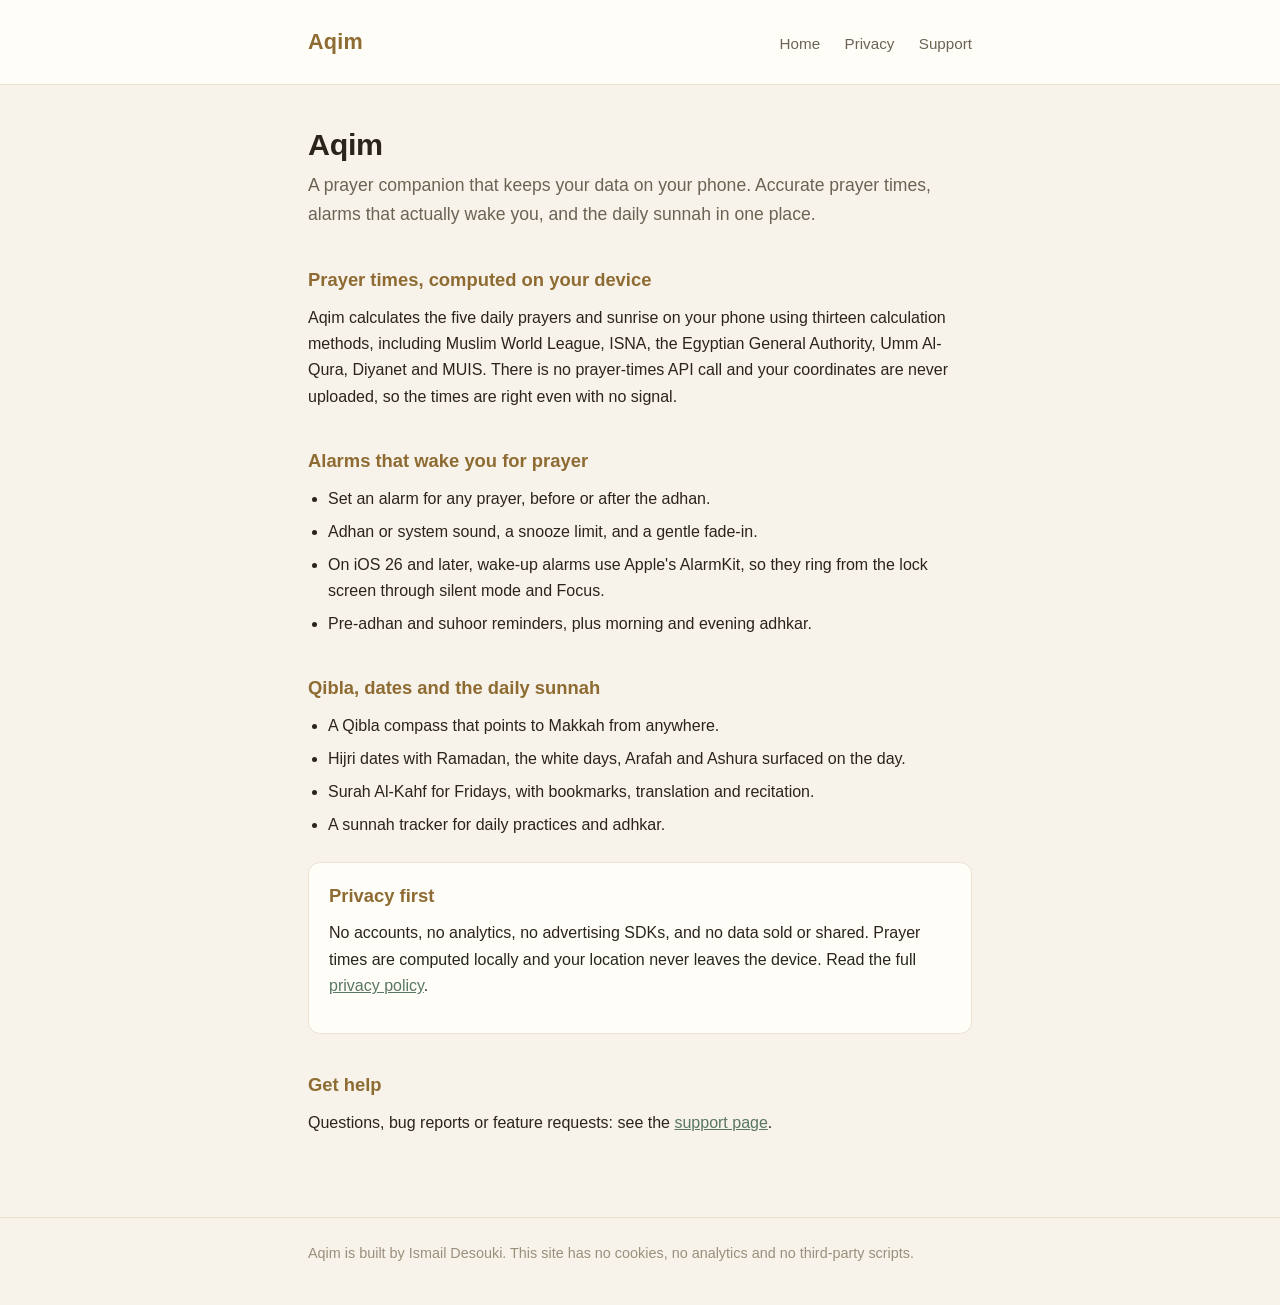
<file: index.html>
<!doctype html>
<html lang="en">
<head>
<meta charset="utf-8">
<meta name="viewport" content="width=device-width, initial-scale=1, viewport-fit=cover">
<title>Aqim, an Islamic prayer companion</title>
<meta name="description" content="Aqim is an iOS prayer companion: prayer times calculated on your device, wake-up alarms, a Qibla compass, Islamic dates, Surah Al-Kahf and daily sunnah.">
<link rel="stylesheet" href="style.css">
</head>
<body>
<header class="site">
  <div class="wrap">
    <a class="brand" href="./">Aqim</a>
    <nav>
      <a href="./">Home</a>
      <a href="privacy.html">Privacy</a>
      <a href="support.html">Support</a>
    </nav>
  </div>
</header>

<main class="wrap">
  <h1>Aqim</h1>
  <p class="lede">A prayer companion that keeps your data on your phone. Accurate prayer times, alarms that actually wake you, and the daily sunnah in one place.</p>

  <h2>Prayer times, computed on your device</h2>
  <p>Aqim calculates the five daily prayers and sunrise on your phone using thirteen calculation methods, including Muslim World League, ISNA, the Egyptian General Authority, Umm Al-Qura, Diyanet and MUIS. There is no prayer-times API call and your coordinates are never uploaded, so the times are right even with no signal.</p>

  <h2>Alarms that wake you for prayer</h2>
  <ul>
    <li>Set an alarm for any prayer, before or after the adhan.</li>
    <li>Adhan or system sound, a snooze limit, and a gentle fade-in.</li>
    <li>On iOS 26 and later, wake-up alarms use Apple's AlarmKit, so they ring from the lock screen through silent mode and Focus.</li>
    <li>Pre-adhan and suhoor reminders, plus morning and evening adhkar.</li>
  </ul>

  <h2>Qibla, dates and the daily sunnah</h2>
  <ul>
    <li>A Qibla compass that points to Makkah from anywhere.</li>
    <li>Hijri dates with Ramadan, the white days, Arafah and Ashura surfaced on the day.</li>
    <li>Surah Al-Kahf for Fridays, with bookmarks, translation and recitation.</li>
    <li>A sunnah tracker for daily practices and adhkar.</li>
  </ul>

  <div class="card">
    <h2>Privacy first</h2>
    <p>No accounts, no analytics, no advertising SDKs, and no data sold or shared. Prayer times are computed locally and your location never leaves the device. Read the full <a href="privacy.html">privacy policy</a>.</p>
  </div>

  <h2>Get help</h2>
  <p>Questions, bug reports or feature requests: see the <a href="support.html">support page</a>.</p>
</main>

<footer class="site">
  <div class="wrap">
    <p>Aqim is built by Ismail Desouki. This site has no cookies, no analytics and no third-party scripts.</p>
  </div>
</footer>
</body>
</html>
</file>
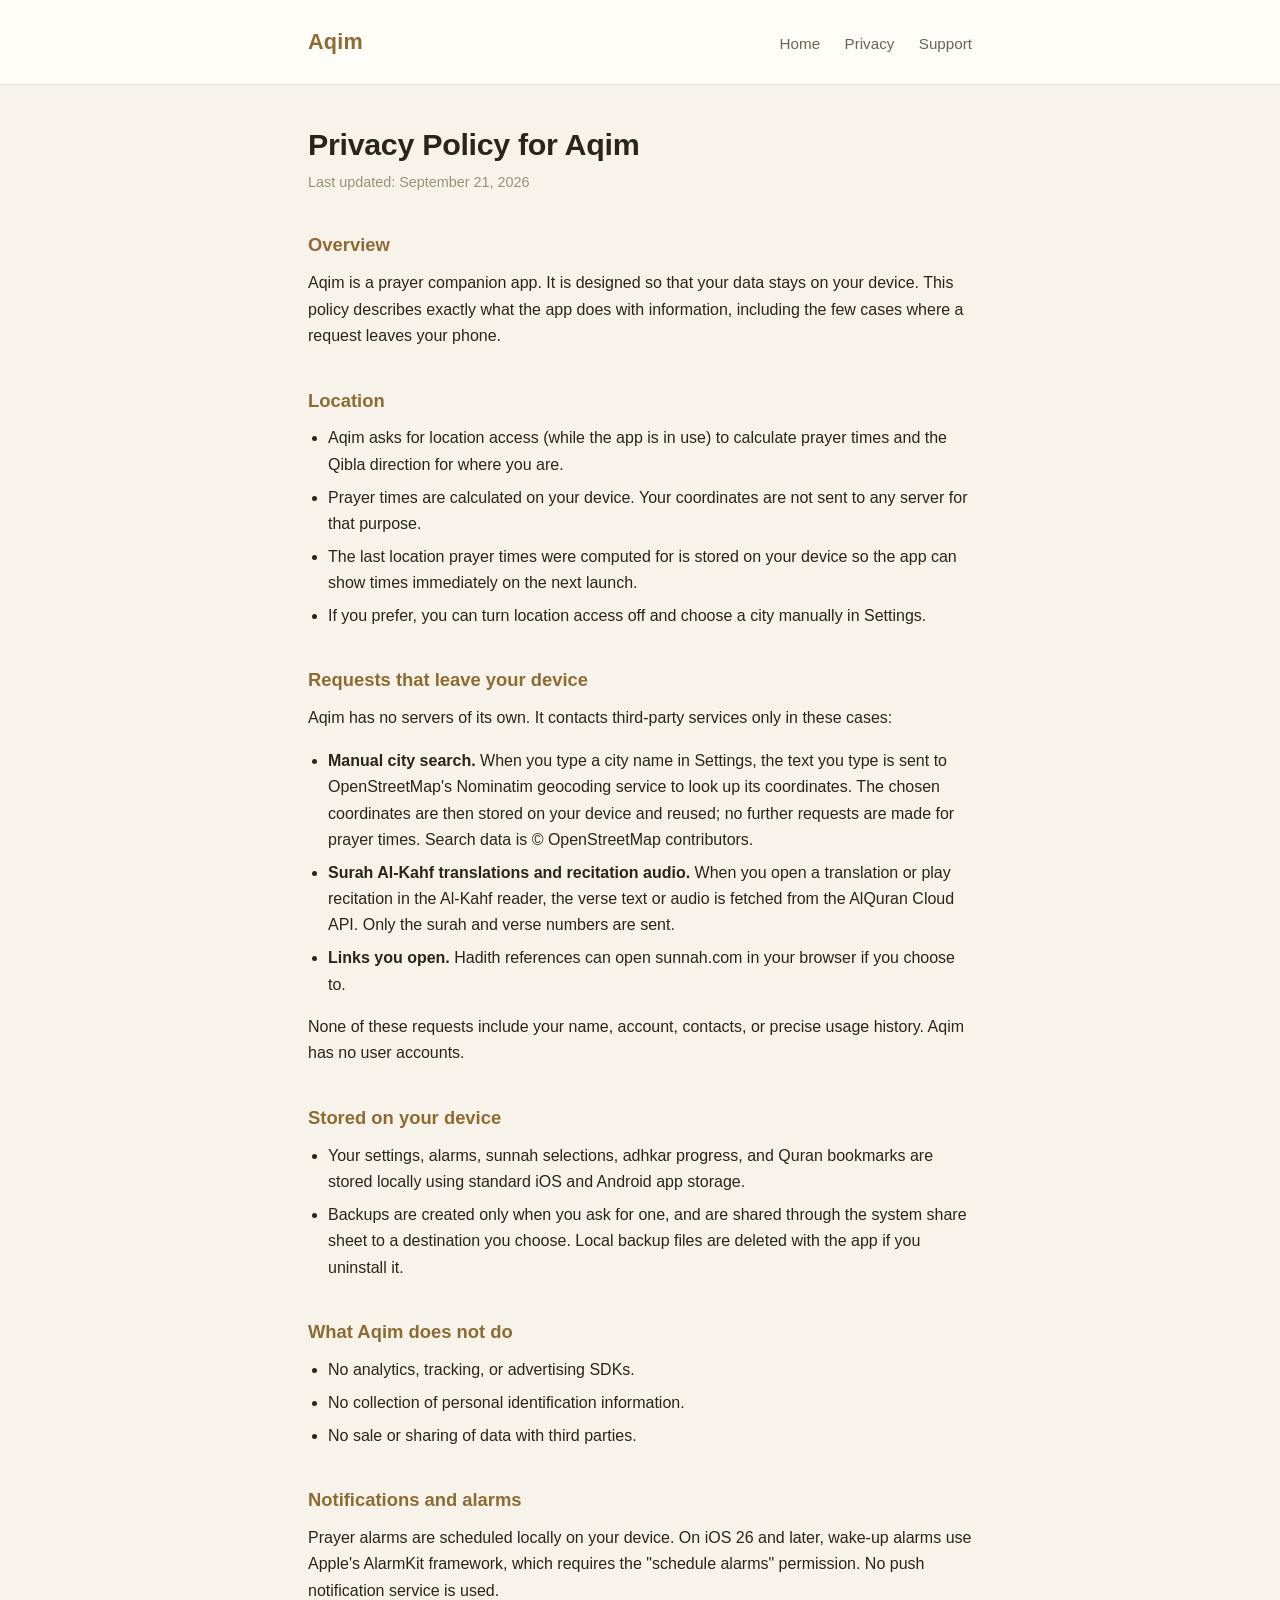
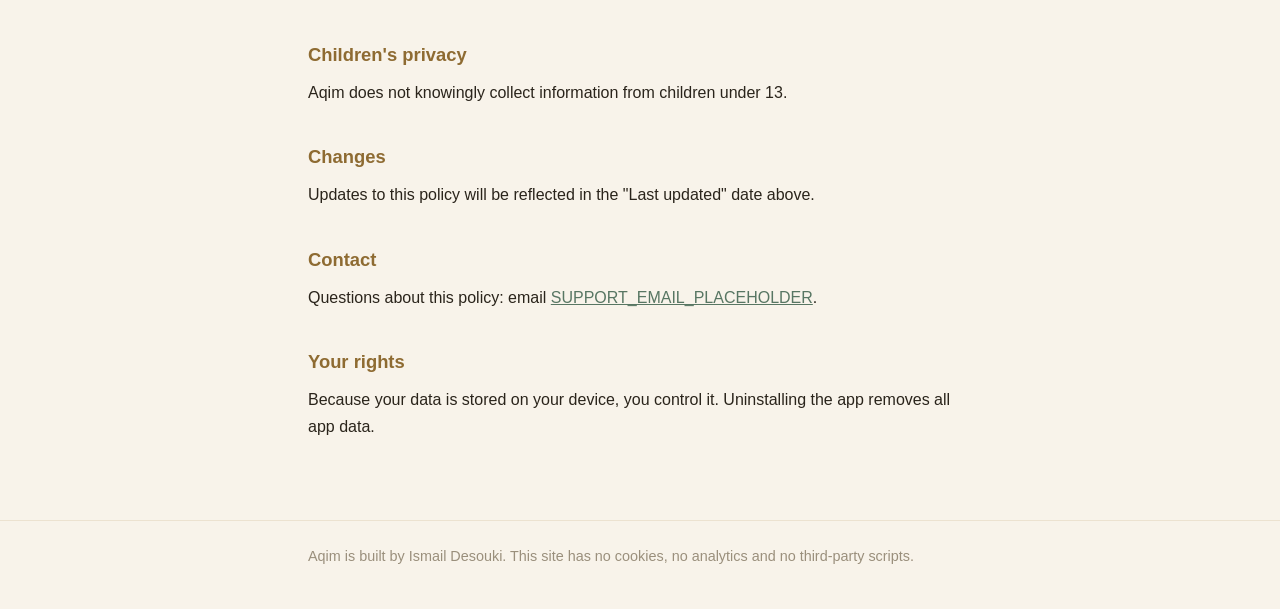
<file: privacy.html>
<!doctype html>
<html lang="en">
<head>
<meta charset="utf-8">
<meta name="viewport" content="width=device-width, initial-scale=1, viewport-fit=cover">
<title>Aqim Privacy Policy</title>
<meta name="description" content="Aqim's privacy policy. Prayer times are calculated on your device, your location is never uploaded, and there are no accounts, analytics or ads.">
<link rel="stylesheet" href="style.css">
</head>
<body>
<header class="site">
  <div class="wrap">
    <a class="brand" href="./">Aqim</a>
    <nav>
      <a href="./">Home</a>
      <a href="privacy.html">Privacy</a>
      <a href="support.html">Support</a>
    </nav>
  </div>
</header>

<main class="wrap">
  <h1>Privacy Policy for Aqim</h1>
  <p class="updated">Last updated: September 21, 2026</p>

  <h2>Overview</h2>
  <p>Aqim is a prayer companion app. It is designed so that your data stays on your device. This policy describes exactly what the app does with information, including the few cases where a request leaves your phone.</p>

  <h2>Location</h2>
  <ul>
    <li>Aqim asks for location access (while the app is in use) to calculate prayer times and the Qibla direction for where you are.</li>
    <li>Prayer times are calculated on your device. Your coordinates are not sent to any server for that purpose.</li>
    <li>The last location prayer times were computed for is stored on your device so the app can show times immediately on the next launch.</li>
    <li>If you prefer, you can turn location access off and choose a city manually in Settings.</li>
  </ul>

  <h2>Requests that leave your device</h2>
  <p>Aqim has no servers of its own. It contacts third-party services only in these cases:</p>
  <ul>
    <li><strong>Manual city search.</strong> When you type a city name in Settings, the text you type is sent to OpenStreetMap's Nominatim geocoding service to look up its coordinates. The chosen coordinates are then stored on your device and reused; no further requests are made for prayer times. Search data is &copy; OpenStreetMap contributors.</li>
    <li><strong>Surah Al-Kahf translations and recitation audio.</strong> When you open a translation or play recitation in the Al-Kahf reader, the verse text or audio is fetched from the AlQuran Cloud API. Only the surah and verse numbers are sent.</li>
    <li><strong>Links you open.</strong> Hadith references can open sunnah.com in your browser if you choose to.</li>
  </ul>
  <p>None of these requests include your name, account, contacts, or precise usage history. Aqim has no user accounts.</p>

  <h2>Stored on your device</h2>
  <ul>
    <li>Your settings, alarms, sunnah selections, adhkar progress, and Quran bookmarks are stored locally using standard iOS and Android app storage.</li>
    <li>Backups are created only when you ask for one, and are shared through the system share sheet to a destination you choose. Local backup files are deleted with the app if you uninstall it.</li>
  </ul>

  <h2>What Aqim does not do</h2>
  <ul>
    <li>No analytics, tracking, or advertising SDKs.</li>
    <li>No collection of personal identification information.</li>
    <li>No sale or sharing of data with third parties.</li>
  </ul>

  <h2>Notifications and alarms</h2>
  <p>Prayer alarms are scheduled locally on your device. On iOS 26 and later, wake-up alarms use Apple's AlarmKit framework, which requires the "schedule alarms" permission. No push notification service is used.</p>

  <h2>Children's privacy</h2>
  <p>Aqim does not knowingly collect information from children under 13.</p>

  <h2>Changes</h2>
  <p>Updates to this policy will be reflected in the "Last updated" date above.</p>

  <h2>Contact</h2>
  <p>Questions about this policy: email <a href="mailto:SUPPORT_EMAIL_PLACEHOLDER">SUPPORT_EMAIL_PLACEHOLDER</a>.</p>
  <!-- Replace SUPPORT_EMAIL_PLACEHOLDER before publishing. -->

  <h2>Your rights</h2>
  <p>Because your data is stored on your device, you control it. Uninstalling the app removes all app data.</p>
</main>

<footer class="site">
  <div class="wrap">
    <p>Aqim is built by Ismail Desouki. This site has no cookies, no analytics and no third-party scripts.</p>
  </div>
</footer>
</body>
</html>
</file>
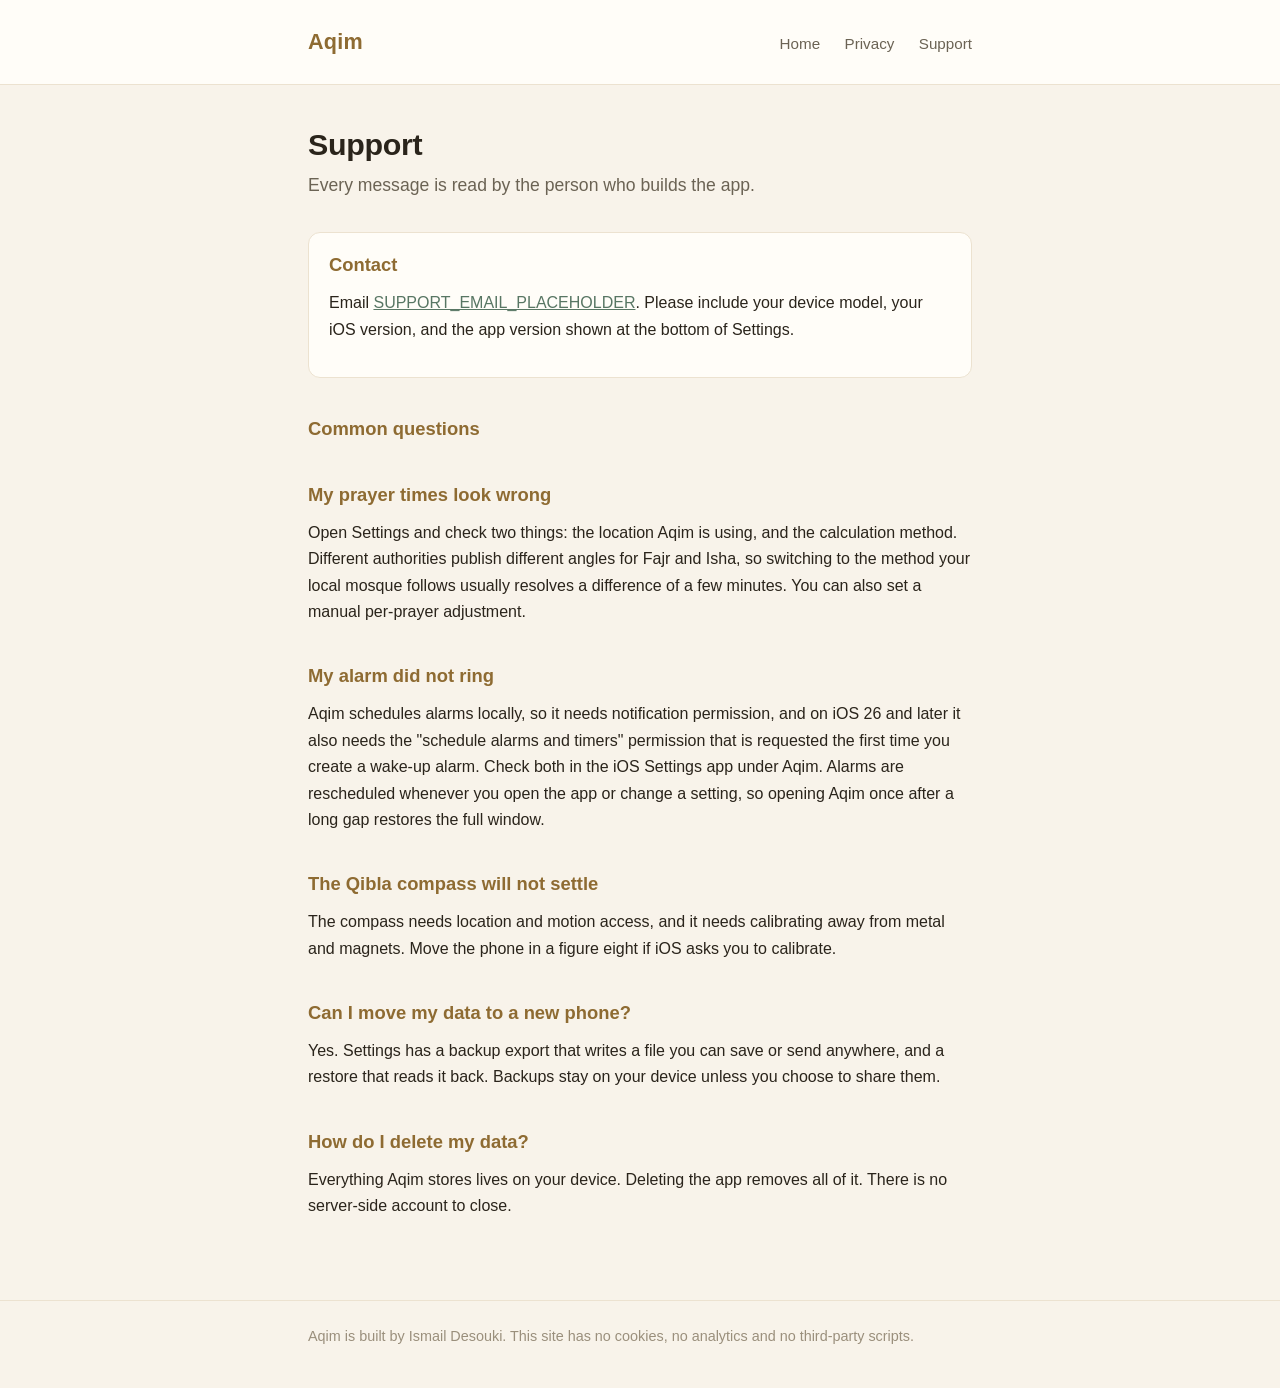
<file: support.html>
<!doctype html>
<html lang="en">
<head>
<meta charset="utf-8">
<meta name="viewport" content="width=device-width, initial-scale=1, viewport-fit=cover">
<title>Aqim Support</title>
<meta name="description" content="How to get help with Aqim, the Islamic prayer companion app.">
<link rel="stylesheet" href="style.css">
</head>
<body>
<header class="site">
  <div class="wrap">
    <a class="brand" href="./">Aqim</a>
    <nav>
      <a href="./">Home</a>
      <a href="privacy.html">Privacy</a>
      <a href="support.html">Support</a>
    </nav>
  </div>
</header>

<main class="wrap">
  <h1>Support</h1>
  <p class="lede">Every message is read by the person who builds the app.</p>

  <div class="card">
    <h2>Contact</h2>
    <p>Email <a href="mailto:SUPPORT_EMAIL_PLACEHOLDER">SUPPORT_EMAIL_PLACEHOLDER</a>. Please include your device model, your iOS version, and the app version shown at the bottom of Settings.</p>
    <!-- Replace SUPPORT_EMAIL_PLACEHOLDER with the address you want published.
         App Store Guideline 1.5 requires a working contact, and this page is
         public, so choose the address deliberately. -->
  </div>

  <h2>Common questions</h2>

  <h2>My prayer times look wrong</h2>
  <p>Open Settings and check two things: the location Aqim is using, and the calculation method. Different authorities publish different angles for Fajr and Isha, so switching to the method your local mosque follows usually resolves a difference of a few minutes. You can also set a manual per-prayer adjustment.</p>

  <h2>My alarm did not ring</h2>
  <p>Aqim schedules alarms locally, so it needs notification permission, and on iOS 26 and later it also needs the "schedule alarms and timers" permission that is requested the first time you create a wake-up alarm. Check both in the iOS Settings app under Aqim. Alarms are rescheduled whenever you open the app or change a setting, so opening Aqim once after a long gap restores the full window.</p>

  <h2>The Qibla compass will not settle</h2>
  <p>The compass needs location and motion access, and it needs calibrating away from metal and magnets. Move the phone in a figure eight if iOS asks you to calibrate.</p>

  <h2>Can I move my data to a new phone?</h2>
  <p>Yes. Settings has a backup export that writes a file you can save or send anywhere, and a restore that reads it back. Backups stay on your device unless you choose to share them.</p>

  <h2>How do I delete my data?</h2>
  <p>Everything Aqim stores lives on your device. Deleting the app removes all of it. There is no server-side account to close.</p>
</main>

<footer class="site">
  <div class="wrap">
    <p>Aqim is built by Ismail Desouki. This site has no cookies, no analytics and no third-party scripts.</p>
  </div>
</footer>
</body>
</html>
</file>
<file: style.css>
/* Aqim site styles. Palette taken from lib/theme/aqim_colors.dart.
   Self-contained: no web fonts, no scripts, no analytics, no trackers. */

:root {
  color-scheme: light dark;
  --bg: #F8F3EA;
  --surface: #FFFDF8;
  --ink: #2A241B;
  --text2: #6B6354;
  --muted: #9A8F7C;
  --gold: #8E6B32;
  --green: #587663;
  --border: #ECE2D0;
}

@media (prefers-color-scheme: dark) {
  :root {
    --bg: #171310;
    --surface: #2A231B;
    --ink: #F1ECE2;
    --text2: #CABFAA;
    --muted: #9E927B;
    --gold: #D3B074;
    --green: #9BBAA6;
    --border: #443829;
  }
}

* { box-sizing: border-box; }

body {
  margin: 0;
  background: var(--bg);
  color: var(--ink);
  font: 16px/1.65 -apple-system, BlinkMacSystemFont, "Segoe UI", Roboto, Helvetica, Arial, sans-serif;
  -webkit-text-size-adjust: 100%;
}

.wrap {
  max-width: 44rem;
  margin: 0 auto;
  padding: 2.5rem 1.25rem 4rem;
}

header.site {
  border-bottom: 1px solid var(--border);
  background: var(--surface);
}

header.site .wrap {
  padding: 1.5rem 1.25rem;
  display: flex;
  flex-wrap: wrap;
  gap: 0.75rem 1.5rem;
  align-items: baseline;
  justify-content: space-between;
}

.brand {
  font-size: 1.35rem;
  font-weight: 650;
  letter-spacing: 0.01em;
  color: var(--gold);
  text-decoration: none;
}

nav a {
  color: var(--text2);
  text-decoration: none;
  margin-left: 1.25rem;
  font-size: 0.95rem;
}

nav a:first-child { margin-left: 0; }
nav a:hover, nav a:focus { color: var(--gold); text-decoration: underline; }

h1 {
  font-size: 1.9rem;
  line-height: 1.25;
  margin: 0 0 0.5rem;
  letter-spacing: -0.01em;
}

h2 {
  font-size: 1.15rem;
  margin: 2.25rem 0 0.6rem;
  color: var(--gold);
}

.lede {
  font-size: 1.1rem;
  color: var(--text2);
  margin: 0 0 2rem;
}

p { margin: 0 0 1rem; }

ul { margin: 0 0 1rem; padding-left: 1.25rem; }
li { margin-bottom: 0.4rem; }

a { color: var(--green); }

.updated {
  color: var(--muted);
  font-size: 0.9rem;
  margin-bottom: 2rem;
}

.card {
  background: var(--surface);
  border: 1px solid var(--border);
  border-radius: 12px;
  padding: 1.1rem 1.25rem;
  margin: 1.5rem 0;
}

.card h2 { margin-top: 0; }

footer.site {
  border-top: 1px solid var(--border);
  color: var(--muted);
  font-size: 0.9rem;
}

footer.site .wrap { padding: 1.5rem 1.25rem; }
</file>
